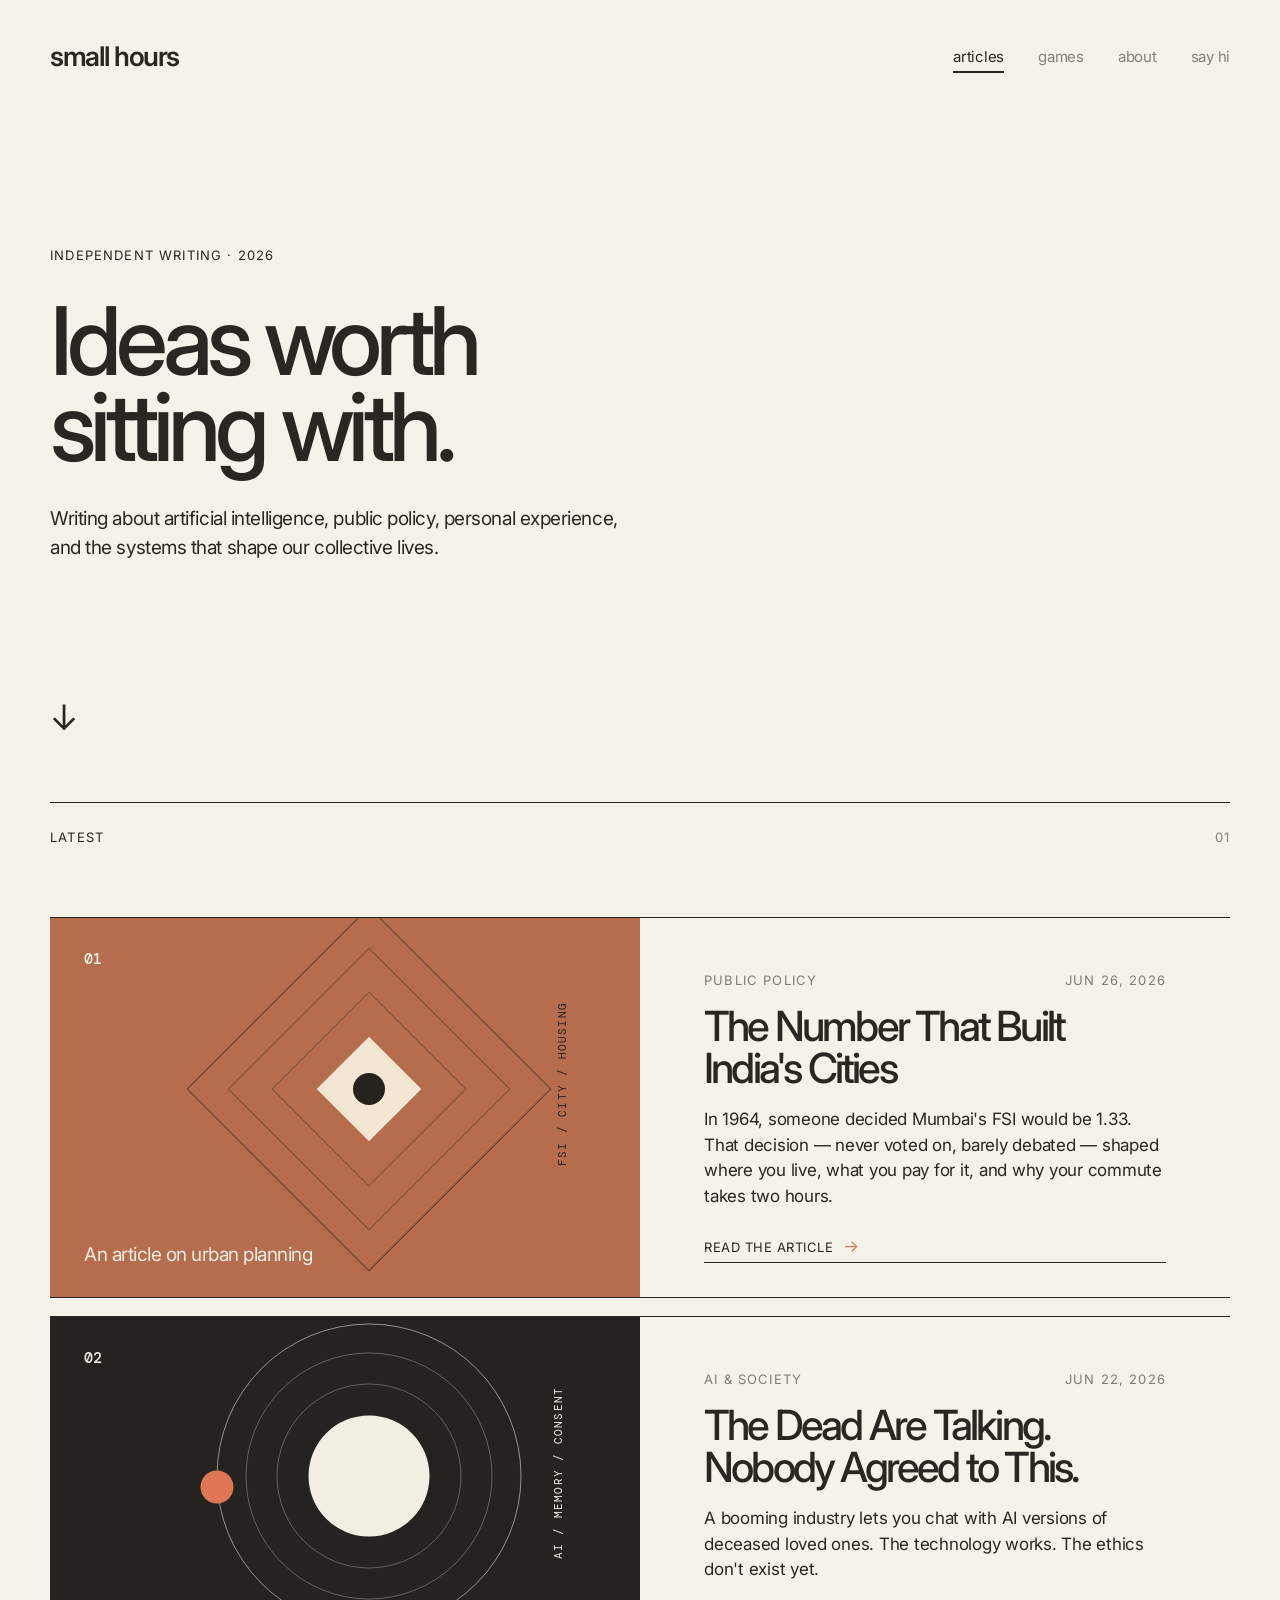
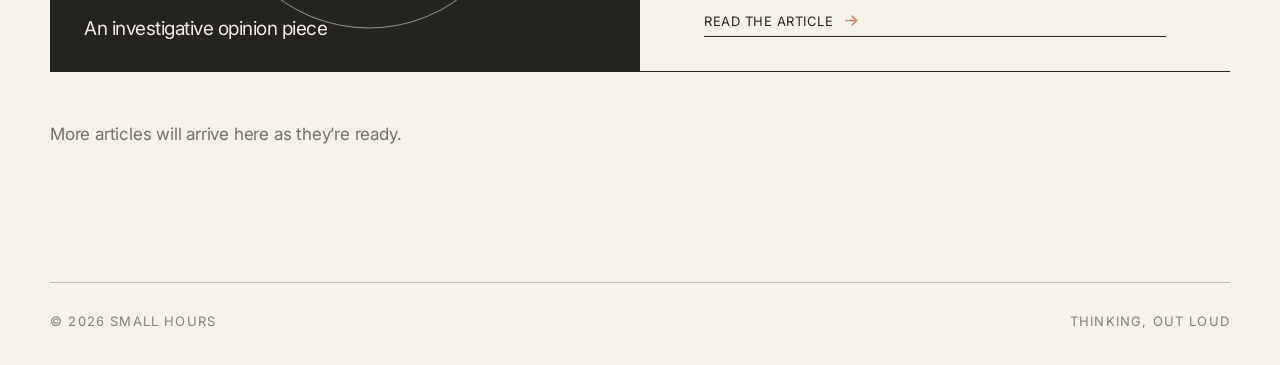
<file: index.html>
<!doctype html>
<html lang="en">
  <head>
    <meta charset="UTF-8" />
    <meta name="viewport" content="width=device-width, initial-scale=1.0" />
    <meta name="description" content="Ideas, experiences, and questions about how the world works." />
    <title>small hours — thinking in public</title>
    <link rel="preconnect" href="https://fonts.googleapis.com" />
    <link rel="preconnect" href="https://fonts.gstatic.com" crossorigin />
    <link href="https://fonts.googleapis.com/css2?family=DM+Mono:wght@400;500&family=Inter:wght@400;500;600;700&family=Source+Serif+4:opsz,wght@8..60,400;8..60,500&display=swap" rel="stylesheet" />
    <link rel="stylesheet" href="./styles.css" />
  </head>
  <body>
    <header class="site-header">
      <a class="wordmark" href="#top" aria-label="small hours home">small hours</a>
      <nav aria-label="Main navigation">
        <a class="active" href="#writing">articles</a>
        <a href="./games.html">games</a>
        <a href="./about.html">about</a>
        <a href="mailto:raghavmehra1406@gmail.com">say hi</a>
      </nav>
    </header>

    <main id="top">
      <section class="intro" aria-labelledby="intro-heading">
        <p class="eyebrow">INDEPENDENT WRITING · 2026</p>
        <h1 id="intro-heading">Ideas worth<br />sitting with.</h1>
        <p class="lede">Writing about artificial intelligence, public policy, personal experience, and the systems that shape our collective lives.</p>
        <a class="down" href="#writing" aria-label="Scroll to writing">↓</a>
      </section>

      <section class="writing" id="writing" aria-labelledby="writing-heading">
        <div class="section-head">
          <p class="eyebrow" id="writing-heading">LATEST</p>
          <span>01</span>
        </div>
        <div id="article-list" aria-live="polite"></div>
      </section>

    </main>

    <footer><span>© 2026 SMALL HOURS</span><span>THINKING, OUT LOUD</span></footer>
    <script src="./articles.js"></script>
    <script src="./app.js"></script>
  </body>
</html>
</file>
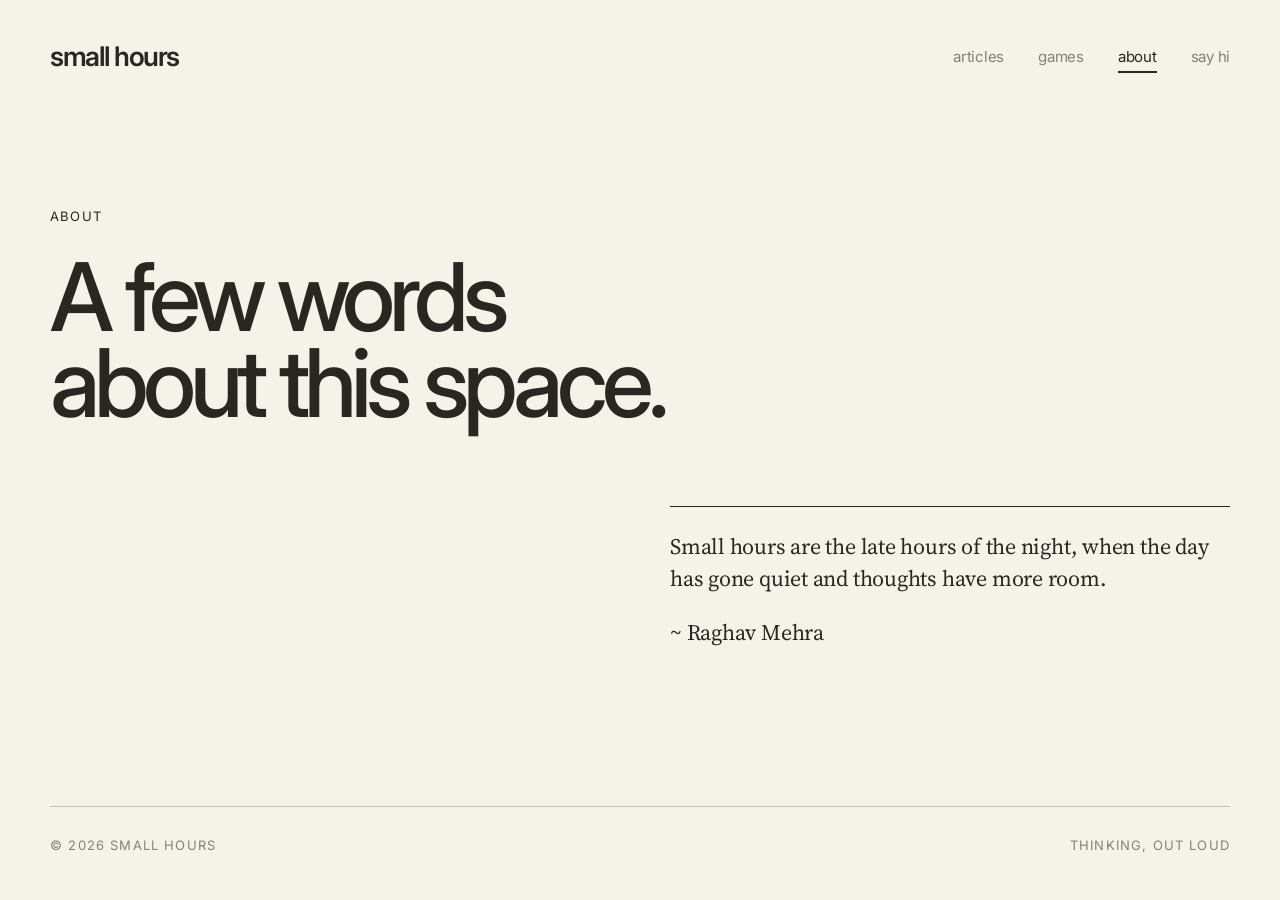
<file: about.html>
<!doctype html>
<html lang="en">
  <head>
    <meta charset="UTF-8" />
    <meta name="viewport" content="width=device-width, initial-scale=1.0" />
    <meta name="description" content="About small hours." />
    <title>About — small hours</title>
    <link rel="preconnect" href="https://fonts.googleapis.com" />
    <link rel="preconnect" href="https://fonts.gstatic.com" crossorigin />
    <link href="https://fonts.googleapis.com/css2?family=DM+Mono:wght@400;500&family=Inter:wght@400;500;600;700&family=Source+Serif+4:opsz,wght@8..60,400;8..60,500&display=swap" rel="stylesheet" />
    <link rel="stylesheet" href="./styles.css" />
  </head>
  <body>
    <header class="site-header">
      <a class="wordmark" href="./index.html" aria-label="small hours home">small hours</a>
      <nav aria-label="Main navigation">
        <a href="./index.html#writing">articles</a>
        <a href="./games.html">games</a>
        <a class="active" href="./about.html">about</a>
        <a href="mailto:raghavmehra1406@gmail.com">say hi</a>
      </nav>
    </header>
    <main class="about-page">
      <p class="eyebrow">ABOUT</p>
      <h1>A few words<br />about this space.</h1>
      <div class="about-placeholder">
        <p>Small hours are the late hours of the night, when the day has gone quiet and thoughts have more room.</p>
        <p>~ Raghav Mehra</p>
      </div>
    </main>
    <footer><span>© 2026 SMALL HOURS</span><span>THINKING, OUT LOUD</span></footer>
  </body>
</html>
</file>
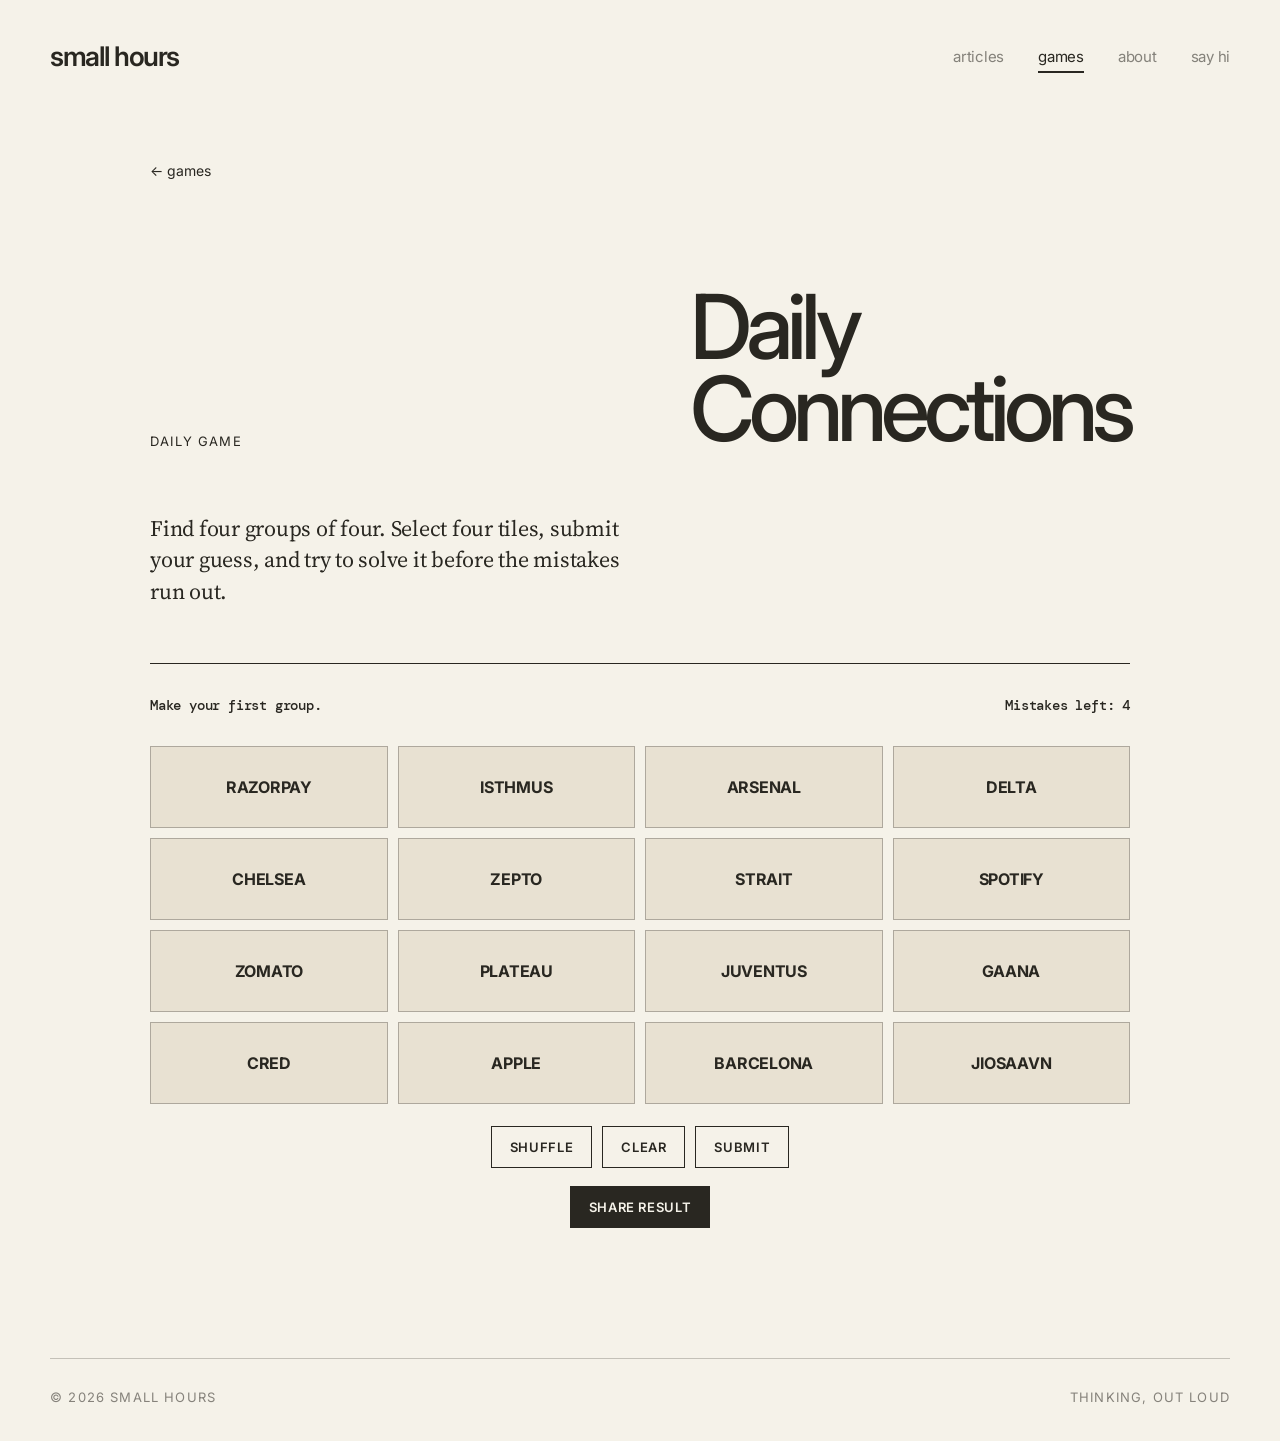
<file: daily-connections.html>
<!doctype html>
<html lang="en">
  <head>
    <meta charset="UTF-8" />
    <meta name="viewport" content="width=device-width, initial-scale=1.0" />
    <meta name="description" content="A daily category puzzle from small hours." />
    <title>Daily Connections — small hours</title>
    <link rel="preconnect" href="https://fonts.googleapis.com" />
    <link rel="preconnect" href="https://fonts.gstatic.com" crossorigin />
    <link href="https://fonts.googleapis.com/css2?family=DM+Mono:wght@400;500&family=Inter:wght@400;500;600;700&family=Source+Serif+4:opsz,wght@8..60,400;8..60,500&display=swap" rel="stylesheet" />
    <link rel="stylesheet" href="./styles.css" />
  </head>
  <body>
    <header class="site-header">
      <a class="wordmark" href="./index.html" aria-label="small hours home">small hours</a>
      <nav aria-label="Main navigation">
        <a href="./index.html#writing">articles</a>
        <a class="active" href="./games.html">games</a>
        <a href="./about.html">about</a>
        <a href="mailto:raghavmehra1406@gmail.com">say hi</a>
      </nav>
    </header>

    <main class="connections-page">
      <a class="back-link" href="./games.html">← games</a>
      <section class="connections-hero" aria-labelledby="connections-heading">
        <p class="eyebrow">DAILY GAME</p>
        <h1 id="connections-heading">Daily<br />Connections</h1>
        <p>Find four groups of four. Select four tiles, submit your guess, and try to solve it before the mistakes run out.</p>
      </section>

      <section class="connections-game" aria-label="Daily Connections puzzle">
        <div class="connections-status">
          <p id="connections-message">Make your first group.</p>
          <p>Mistakes left: <span id="mistakes-left">4</span></p>
        </div>

        <div id="solved-groups" class="solved-groups" aria-live="polite"></div>
        <div id="connections-board" class="connections-board" aria-label="Word tiles"></div>

        <div class="connections-actions">
          <button id="shuffle-btn" type="button">Shuffle</button>
          <button id="clear-btn" type="button">Clear</button>
          <button id="submit-btn" type="button">Submit</button>
        </div>

        <button id="share-btn" class="share-btn" type="button" hidden>Share result</button>
      </section>
    </main>

    <footer><span>© 2026 SMALL HOURS</span><span>THINKING, OUT LOUD</span></footer>
    <script src="./connections.js"></script>
  </body>
</html>
</file>
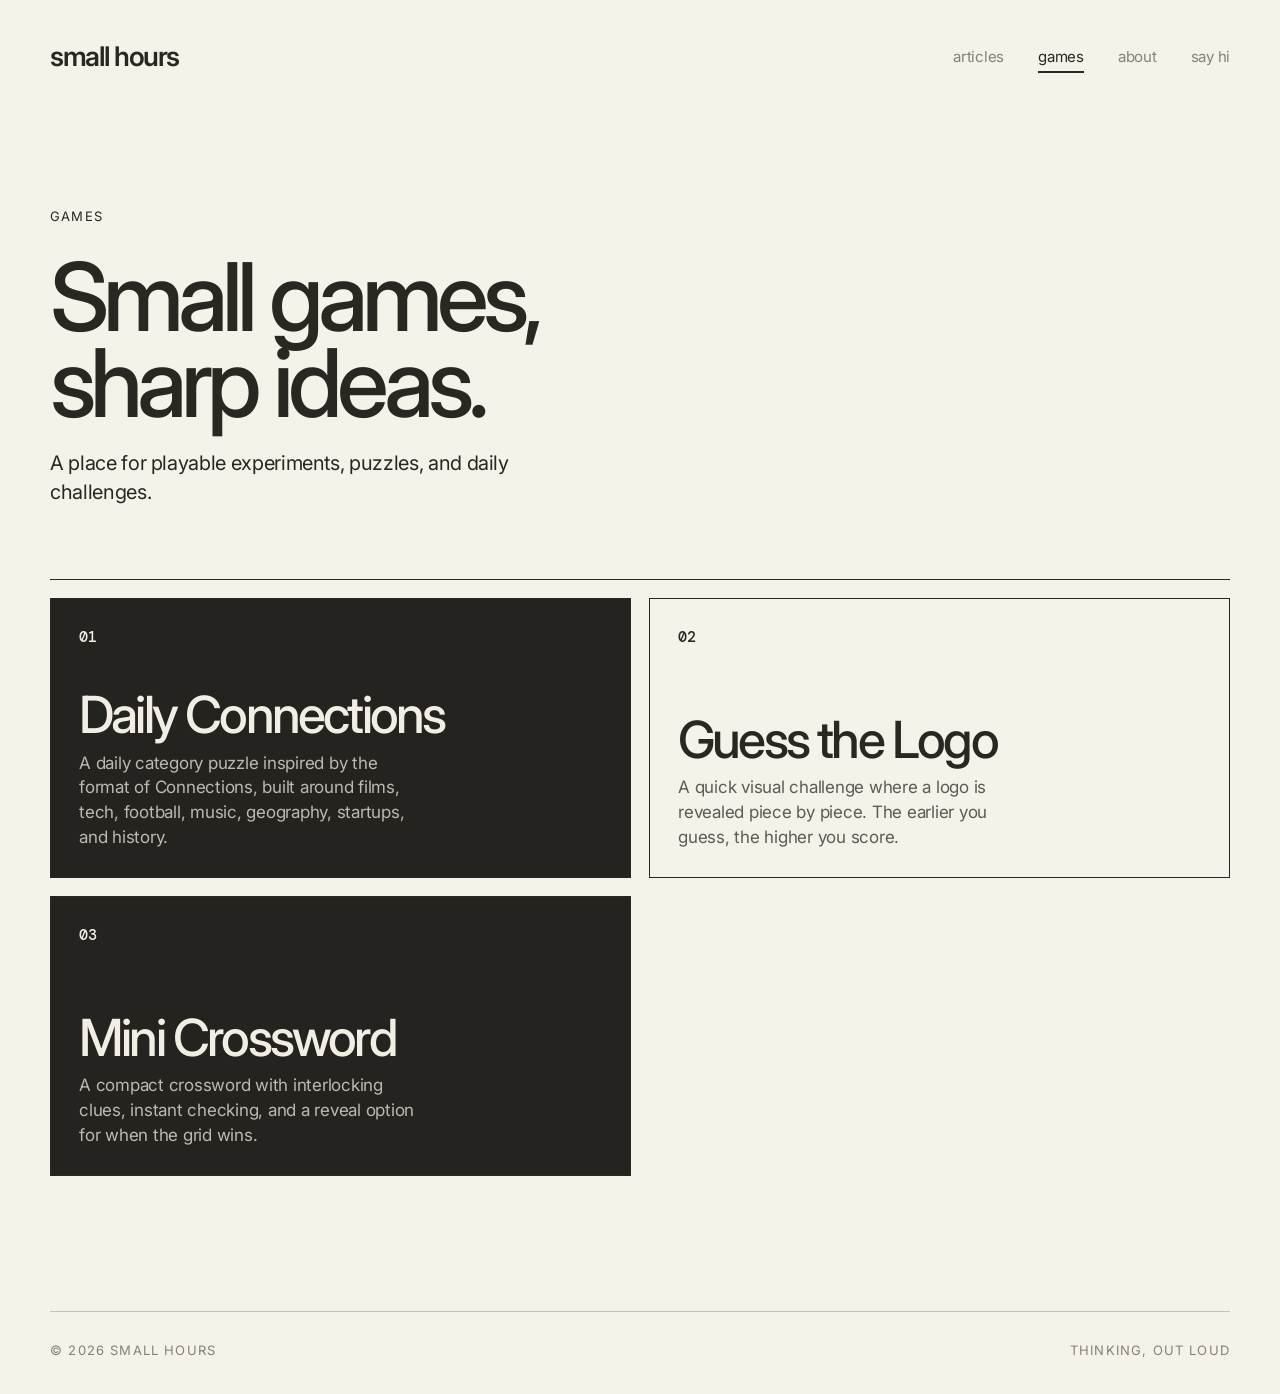
<file: games.html>
<!doctype html>
<html lang="en">
  <head>
    <meta charset="UTF-8" />
    <meta name="viewport" content="width=device-width, initial-scale=1.0" />
    <meta name="description" content="Small games and experiments by Raghav Mehra." />
    <title>Games — small hours</title>
    <link rel="preconnect" href="https://fonts.googleapis.com" />
    <link rel="preconnect" href="https://fonts.gstatic.com" crossorigin />
    <link href="https://fonts.googleapis.com/css2?family=DM+Mono:wght@400;500&family=Inter:wght@400;500;600;700&family=Source+Serif+4:opsz,wght@8..60,400;8..60,500&display=swap" rel="stylesheet" />
    <link rel="stylesheet" href="./styles.css" />
  </head>
  <body>
    <header class="site-header">
      <a class="wordmark" href="./index.html" aria-label="small hours home">small hours</a>
      <nav aria-label="Main navigation">
        <a href="./index.html#writing">articles</a>
        <a class="active" href="./games.html">games</a>
        <a href="./about.html">about</a>
        <a href="mailto:raghavmehra1406@gmail.com">say hi</a>
      </nav>
    </header>

    <main class="games-page">
      <p class="eyebrow">GAMES</p>
      <h1>Small games,<br />sharp ideas.</h1>
      <p class="games-lede">A place for playable experiments, puzzles, and daily challenges.</p>

      <section class="game-grid" aria-label="Games">
        <a class="game-card" href="./daily-connections.html">
          <span>01</span>
          <div>
            <h2>Daily Connections</h2>
            <p>A daily category puzzle inspired by the format of Connections, built around films, tech, football, music, geography, startups, and history.</p>
          </div>
        </a>
        <a class="game-card muted" href="./guess-the-logo.html">
          <span>02</span>
          <div>
            <h2>Guess the Logo</h2>
            <p>A quick visual challenge where a logo is revealed piece by piece. The earlier you guess, the higher you score.</p>
          </div>
        </a>
        <a class="game-card" href="./mini-crossword.html">
          <span>03</span>
          <div>
            <h2>Mini Crossword</h2>
            <p>A compact crossword with interlocking clues, instant checking, and a reveal option for when the grid wins.</p>
          </div>
        </a>
      </section>
    </main>

    <footer><span>© 2026 SMALL HOURS</span><span>THINKING, OUT LOUD</span></footer>
  </body>
</html>
</file>
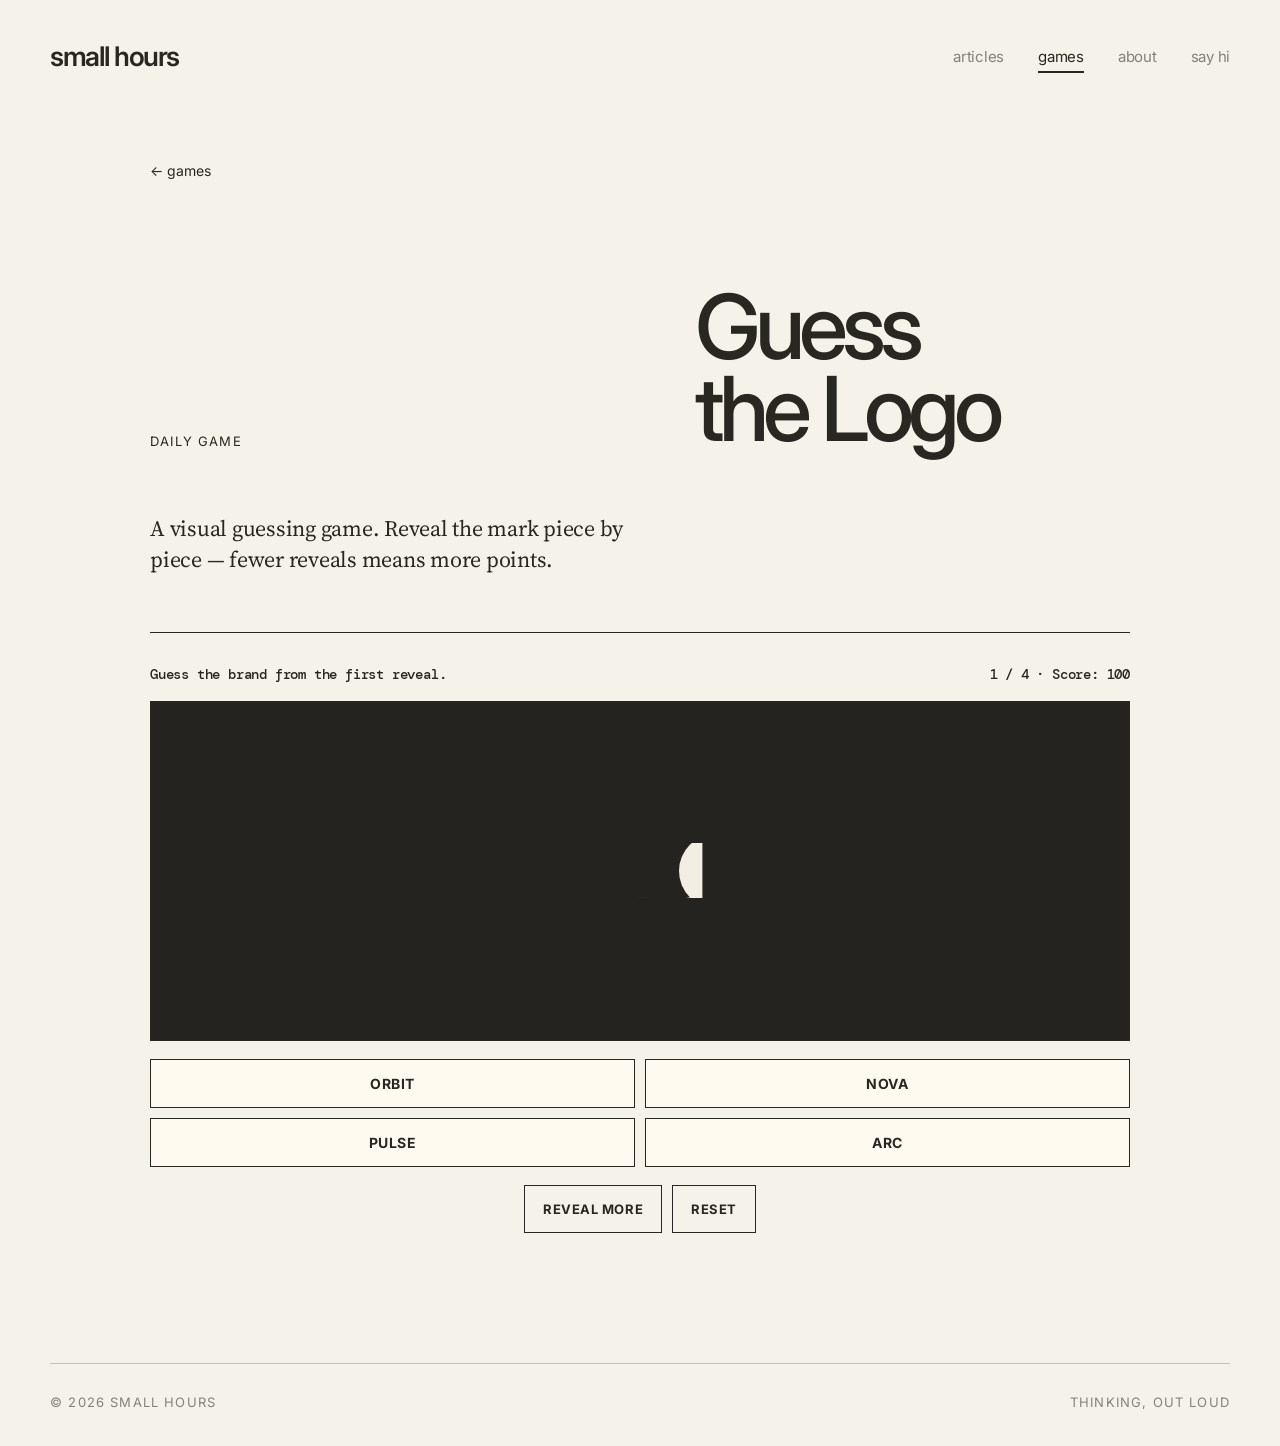
<file: guess-the-logo.html>
<!doctype html>
<html lang="en">
  <head>
    <meta charset="UTF-8" />
    <meta name="viewport" content="width=device-width, initial-scale=1.0" />
    <meta name="description" content="A logo guessing game from small hours." />
    <title>Guess the Logo — small hours</title>
    <link rel="preconnect" href="https://fonts.googleapis.com" />
    <link rel="preconnect" href="https://fonts.gstatic.com" crossorigin />
    <link href="https://fonts.googleapis.com/css2?family=DM+Mono:wght@400;500&family=Inter:wght@400;500;600;700&family=Source+Serif+4:opsz,wght@8..60,400;8..60,500&display=swap" rel="stylesheet" />
    <link rel="stylesheet" href="./styles.css" />
  </head>
  <body>
    <header class="site-header">
      <a class="wordmark" href="./index.html" aria-label="small hours home">small hours</a>
      <nav aria-label="Main navigation">
        <a href="./index.html#writing">articles</a>
        <a class="active" href="./games.html">games</a>
        <a href="./about.html">about</a>
        <a href="mailto:raghavmehra1406@gmail.com">say hi</a>
      </nav>
    </header>

    <main class="logo-page">
      <a class="back-link" href="./games.html">← games</a>
      <section class="logo-hero" aria-labelledby="logo-heading">
        <p class="eyebrow">DAILY GAME</p>
        <h1 id="logo-heading">Guess<br />the Logo</h1>
        <p>A visual guessing game. Reveal the mark piece by piece — fewer reveals means more points.</p>
      </section>

      <section class="logo-game" aria-label="Guess the Logo game">
        <div class="logo-status">
          <p id="logo-message">Guess the brand from the first reveal.</p>
          <p><span id="logo-round">1 / 4</span> · Score: <span id="logo-score">100</span></p>
        </div>

        <div class="logo-stage" aria-label="Partially hidden logo">
          <div id="logo-mask" class="logo-mask reveal-1">
            <div id="fake-logo" class="fake-logo" aria-hidden="true"></div>
          </div>
        </div>

        <div id="logo-options" class="logo-options" aria-label="Logo choices"></div>

        <div class="logo-actions">
          <button id="reveal-btn" type="button">Reveal more</button>
          <button id="next-logo-btn" type="button" hidden>Next logo</button>
          <button id="logo-reset-btn" type="button">Reset</button>
          <button id="logo-share-btn" type="button" hidden>Share result</button>
        </div>
      </section>
    </main>

    <footer><span>© 2026 SMALL HOURS</span><span>THINKING, OUT LOUD</span></footer>
    <script src="./logo-game.js"></script>
  </body>
</html>
</file>
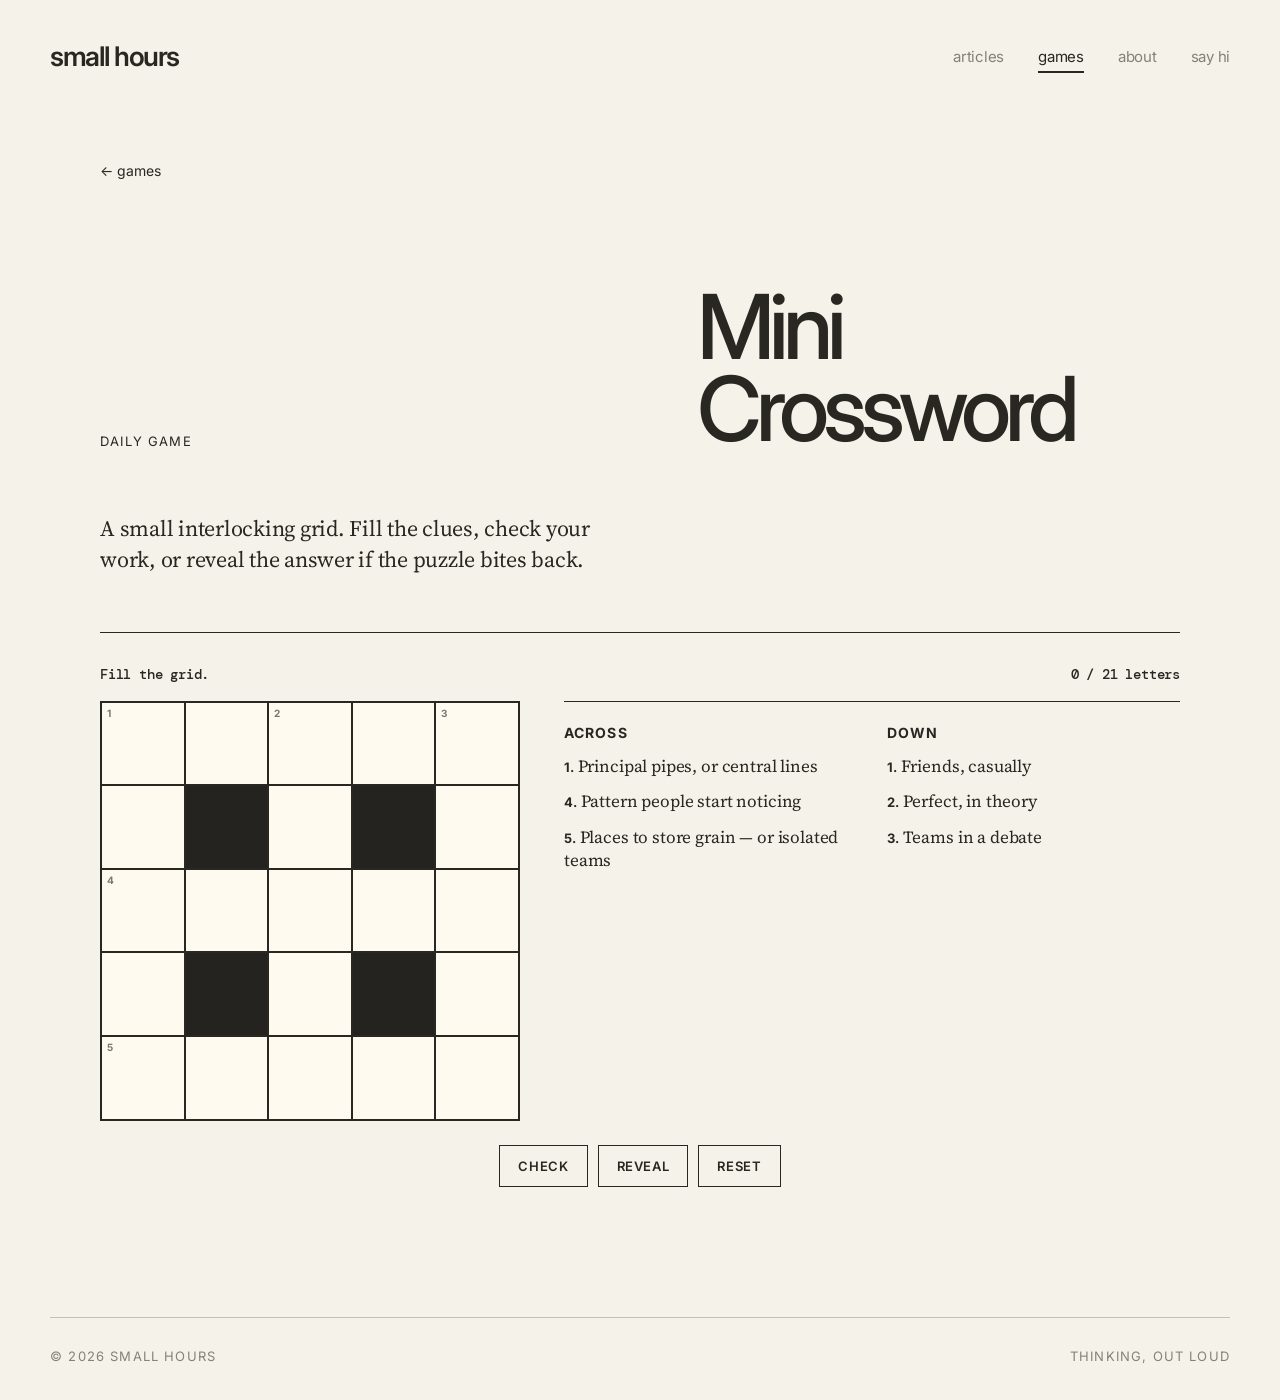
<file: mini-crossword.html>
<!doctype html>
<html lang="en">
  <head>
    <meta charset="UTF-8" />
    <meta name="viewport" content="width=device-width, initial-scale=1.0" />
    <meta name="description" content="A mini crossword from small hours." />
    <title>Mini Crossword — small hours</title>
    <link rel="preconnect" href="https://fonts.googleapis.com" />
    <link rel="preconnect" href="https://fonts.gstatic.com" crossorigin />
    <link href="https://fonts.googleapis.com/css2?family=DM+Mono:wght@400;500&family=Inter:wght@400;500;600;700&family=Source+Serif+4:opsz,wght@8..60,400;8..60,500&display=swap" rel="stylesheet" />
    <link rel="stylesheet" href="./styles.css" />
  </head>
  <body>
    <header class="site-header">
      <a class="wordmark" href="./index.html" aria-label="small hours home">small hours</a>
      <nav aria-label="Main navigation">
        <a href="./index.html#writing">articles</a>
        <a class="active" href="./games.html">games</a>
        <a href="./about.html">about</a>
        <a href="mailto:raghavmehra1406@gmail.com">say hi</a>
      </nav>
    </header>

    <main class="crossword-page">
      <a class="back-link" href="./games.html">← games</a>
      <section class="crossword-hero" aria-labelledby="crossword-heading">
        <p class="eyebrow">DAILY GAME</p>
        <h1 id="crossword-heading">Mini<br />Crossword</h1>
        <p>A small interlocking grid. Fill the clues, check your work, or reveal the answer if the puzzle bites back.</p>
      </section>

      <section class="crossword-game" aria-label="Mini Crossword game">
        <div class="crossword-status">
          <p id="crossword-message">Fill the grid.</p>
          <p><span id="crossword-filled">0</span> / 21 letters</p>
        </div>

        <div class="crossword-layout">
          <div id="crossword-grid" class="crossword-grid" aria-label="Crossword grid"></div>
          <div class="crossword-clues">
            <section>
              <h2>Across</h2>
              <ol id="across-clues"></ol>
            </section>
            <section>
              <h2>Down</h2>
              <ol id="down-clues"></ol>
            </section>
          </div>
        </div>

        <div class="crossword-actions">
          <button id="crossword-check" type="button">Check</button>
          <button id="crossword-reveal" type="button">Reveal</button>
          <button id="crossword-reset" type="button">Reset</button>
        </div>
      </section>
    </main>

    <footer><span>© 2026 SMALL HOURS</span><span>THINKING, OUT LOUD</span></footer>
    <script src="./crossword.js"></script>
  </body>
</html>
</file>
<file: styles.css>
:root {
  --ink: #292721;
  --paper: #f5f2e9;
  --orange: #d97757;
  --line: rgba(41, 39, 33, .24);
  --mono: "DM Mono", monospace;
  --sans: "Inter", Arial, sans-serif;
  --serif: "Source Serif 4", Georgia, serif;
}

* { box-sizing: border-box; }
html { scroll-behavior: smooth; }
body { margin: 0; color: var(--ink); background: var(--paper); font-family: var(--sans); }
a { color: inherit; text-decoration: none; }

.site-header, main, footer { width: min(1180px, calc(100% - 64px)); margin: auto; }
.site-header { height: 112px; display: flex; justify-content: space-between; align-items: center; }
.wordmark { font-size: 27px; font-weight: 600; letter-spacing: -1.5px; }
nav { display: flex; gap: 34px; font-size: 15px; letter-spacing: -.25px; }
nav a { opacity: .55; position: relative; transition: opacity .2s, transform .2s; transform-origin: center; }
nav a::after { content: ""; position: absolute; height: 1.5px; left: 0; right: 0; bottom: -7px; background: currentColor; transform: scaleX(0); transform-origin: left; transition: transform .2s; }
nav a:hover { opacity: 1; transform: scale(1.08); } nav a:hover::after, nav .active::after { transform: scaleX(1); } nav .active { opacity: 1; }
.intro { min-height: 690px; padding: 135px 0 75px; position: relative; }
.eyebrow, .post-meta, .section-head, footer { font-size: 13px; letter-spacing: .09em; text-transform: uppercase; }
.eyebrow { margin: 0; }
h1 { margin: 35px 0 35px; font: 500 clamp(58px, 7.4vw, 112px)/.91 var(--sans); letter-spacing: -6px; max-width: 1000px; }
.lede { max-width: 570px; margin: 0; font-size: 19px; line-height: 1.5; letter-spacing: -.45px; }
.down { position: absolute; bottom: 64px; font-size: 35px; transition: transform .2s; }.down:hover { transform: translateY(5px); }
.writing { border-top: 1px solid var(--ink); padding: 26px 0 138px; }
.section-head { display: flex; justify-content: space-between; margin-bottom: 72px; }.section-head span { opacity: .55; }
#article-list { display: grid; gap: 18px; }
.featured-post { display: grid; grid-template-columns: 1fr 1fr; border-top: 1px solid var(--ink); border-bottom: 1px solid var(--ink); }
.featured-art { min-height: 300px; display: block; position: relative; overflow: hidden; background: #242320; color: #f3eee4; }
.art-number { position: absolute; top: 31px; left: 34px; z-index: 2; font: 500 15px var(--mono); }.art-orbit { width: 305px; height: 305px; border: 1px solid rgba(243,238,228,.55); border-radius: 50%; position: absolute; top: 45%; left: 54%; transform: translate(-50%, -50%); }.art-orbit::after { content: ""; position: absolute; width: 33px; height: 33px; border-radius: 50%; background: #df7756; top: 48%; left: -17px; }.art-orbit i { position: absolute; border: 1px solid rgba(243,238,228,.3); border-radius: 50%; inset: 28px; }.art-orbit i:nth-child(2) { inset: 59px; }.art-orbit i:nth-child(3) { inset: 91px; background: #f3eee4; border: 0; }.art-theme { position: absolute; transform: rotate(-90deg); right: -4px; top: 42%; font: 11px var(--mono); letter-spacing: .11em; }.art-caption { position: absolute; bottom: 31px; left: 34px; font-size: 19px; letter-spacing: -.5px; }
.cover-city { background: #b56d4e; }.cover-city .art-orbit { width: 258px; height: 258px; border-radius: 0; transform: translate(-50%, -50%) rotate(45deg); border-color: rgba(33, 30, 26, .62); }.cover-city .art-orbit::after { width: 32px; height: 32px; top: calc(50% - 16px); left: calc(50% - 16px); background: #26221e; }.cover-city .art-orbit i { border-radius: 0; border-color: rgba(33, 30, 26, .38); }.cover-city .art-orbit i:nth-child(3) { background: #f3e6d2; }.cover-city .art-theme { color: #261f1a; }
.article-copy { padding: 34px clamp(38px, 5vw, 68px); display: flex; flex-direction: column; justify-content: center; }
.post-meta { display: flex; justify-content: space-between; padding: 20px 0 0; color: rgba(41,39,33,.58); }
.featured-post h2 { margin: 18px 0 18px; max-width: 560px; font: 500 clamp(34px, 3.25vw, 52px)/1 var(--sans); letter-spacing: -2.8px; }.featured-post h2 a:hover { color: var(--orange); }
.article-copy > p { font-size: 17px; line-height: 1.5; letter-spacing: -.25px; max-width: 465px; margin: 0 0 27px; }
.text-link { display: inline-block; font-size: 13px; letter-spacing: .04em; text-transform: uppercase; border-bottom: 1px solid currentColor; padding-bottom: 6px; }.text-link span { color: var(--orange); font-size: 17px; padding-left: 5px; }
.soon { margin: 34px 0 0; color: rgba(41,39,33,.63); font-size: 17px; letter-spacing: -.2px; }
.about { border-top: 1px solid var(--ink); padding: 26px 0 142px; }.about > p:nth-child(2) { font: 500 clamp(46px, 5.4vw, 82px)/.99 var(--sans); letter-spacing: -4.5px; margin: 47px 0 27px; max-width: 940px; }.about-note { margin: 0; color: rgba(41,39,33,.58); font-size: 18px; }
footer { border-top: 1px solid var(--line); padding: 30px 0 36px; display: flex; justify-content: space-between; color: rgba(41,39,33,.55); }

.article-page { width: min(1000px, calc(100% - 64px)); margin: auto; padding: 56px 0 150px; }.back-link { display: inline-block; font-size: 14px; margin-bottom: 74px; border-bottom: 1px solid transparent; padding-bottom: 4px; }.back-link:hover { border-color: currentColor; }.article-header { border-bottom: 1px solid var(--ink); padding-bottom: 58px; }.article-header h1 { margin: 28px 0 27px; max-width: 860px; font-size: clamp(48px, 5.4vw, 82px); letter-spacing: -4.8px; }.article-header > p { font: 400 22px/1.42 var(--serif); max-width: 680px; margin: 0; letter-spacing: -.25px; }.article-body { max-width: 650px; margin: 0 auto; padding: 56px 0 72px; }.article-body p { font: 400 18px/1.62 var(--serif); letter-spacing: -.12px; margin: 0 0 27px; }.article-body a { text-decoration: underline; text-decoration-color: #ba8a72; text-underline-offset: 3px; text-decoration-thickness: 1px; }.article-body blockquote { border-left: 2px solid #cbbdad; margin: 40px 0; padding: 4px 0 4px 24px; color: #4a443c; font: italic 400 20px/1.5 var(--serif); }.article-body blockquote cite { display: block; margin-top: 13px; color: rgba(41,39,33,.58); font: 12px var(--sans); font-style: normal; letter-spacing: .08em; text-transform: uppercase; }.article-body hr { border: 0; border-top: 1px solid var(--line); margin: 50px 0; }
.article-body .stat { margin: 38px 0; padding: 22px 0; border-top: 1px solid var(--line); border-bottom: 1px solid var(--line); display: grid; grid-template-columns: repeat(3, 1fr); gap: 16px; text-align: center; color: rgba(41,39,33,.7); font: 12px/1.35 var(--sans); }.article-body .stat.cols-2 { grid-template-columns: repeat(2, 1fr); }.article-body .stat.cols-4 { grid-template-columns: repeat(4, 1fr); }.article-body .stat strong { display: block; margin-bottom: 7px; color: var(--ink); font: 500 28px/1 var(--serif); }
.about-page { width: min(1180px, calc(100% - 64px)); min-height: calc(100vh - 247px); margin: auto; padding: 96px 0 135px; }.about-page h1 { margin-top: 30px; }.about-placeholder { width: min(560px, 100%); margin: 80px 0 0 auto; border-top: 1px solid var(--ink); padding-top: 24px; }.about-placeholder p { margin: 0 0 22px; font: 400 22px/1.45 var(--serif); letter-spacing: -.22px; }
.games-page { width: min(1180px, calc(100% - 64px)); min-height: calc(100vh - 247px); margin: auto; padding: 96px 0 135px; }.games-page h1 { margin-top: 30px; }.games-lede { max-width: 520px; margin: -12px 0 72px; font-size: 20px; line-height: 1.45; letter-spacing: -.35px; }.game-grid { display: grid; grid-template-columns: repeat(2, 1fr); gap: 18px; border-top: 1px solid var(--ink); padding-top: 18px; }.game-card { min-height: 280px; padding: 28px; border: 1px solid var(--ink); display: flex; flex-direction: column; justify-content: space-between; background: #242320; color: #f3eee4; }.game-card.muted { background: transparent; color: var(--ink); }.game-card span { font: 500 15px var(--mono); }.game-card h2 { margin: 0 0 12px; font: 500 clamp(32px, 4vw, 54px)/.95 var(--sans); letter-spacing: -2.8px; }.game-card p { max-width: 340px; margin: 0; font-size: 17px; line-height: 1.45; letter-spacing: -.25px; color: currentColor; opacity: .74; }
.game-card { transition: transform .2s, background .2s, color .2s; }.game-card[href]:hover { transform: translateY(-4px); background: #11100f; }.game-card.muted[href]:hover { background: #e8e1d2; color: var(--ink); }
.connections-page { width: min(980px, calc(100% - 64px)); margin: auto; padding: 48px 0 130px; }.connections-hero { display: grid; grid-template-columns: 1.05fr .95fr; gap: 64px; align-items: end; border-bottom: 1px solid var(--ink); padding-bottom: 44px; }.connections-hero h1 { margin: 28px 0 0; font-size: clamp(58px, 7vw, 104px); }.connections-hero > p:last-child { margin: 0 0 12px; font: 400 22px/1.42 var(--serif); letter-spacing: -.25px; }.connections-game { padding-top: 32px; }.connections-status { display: flex; justify-content: space-between; gap: 24px; margin-bottom: 18px; font: 500 14px var(--mono); letter-spacing: -.2px; }.connections-status p { margin: 0; }.solved-groups { display: grid; gap: 10px; margin-bottom: 14px; }.solved-group { padding: 18px; border: 1px solid var(--ink); text-align: center; }.solved-group h2 { margin: 0 0 6px; font: 700 16px var(--sans); text-transform: uppercase; letter-spacing: .08em; }.solved-group p { margin: 0; font: 500 15px var(--sans); }.solved-group.yellow { background: #ead07a; }.solved-group.green { background: #a8c66c; }.solved-group.blue { background: #8bb9d8; }.solved-group.purple { background: #b89ad8; }.connections-board { display: grid; grid-template-columns: repeat(4, 1fr); gap: 10px; }.connection-tile { min-height: 82px; border: 1px solid rgba(41,39,33,.3); border-radius: 0; background: #e8e1d2; color: var(--ink); cursor: pointer; font: 700 16px var(--sans); letter-spacing: -.25px; text-transform: uppercase; transition: background .15s, color .15s, transform .15s; }.connection-tile:hover { transform: translateY(-2px); }.connection-tile.selected { background: #242320; color: #f3eee4; border-color: #242320; }.connections-actions { display: flex; justify-content: center; gap: 10px; margin-top: 22px; }.connections-actions button, .share-btn { border: 1px solid var(--ink); background: transparent; color: var(--ink); padding: 12px 18px; cursor: pointer; font: 600 13px var(--sans); text-transform: uppercase; letter-spacing: .05em; }.connections-actions button:hover, .share-btn:hover { background: var(--ink); color: var(--paper); }.connections-actions button:disabled { opacity: .4; cursor: not-allowed; }.share-btn { display: block; margin: 18px auto 0; background: var(--ink); color: var(--paper); }
.logo-page { width: min(980px, calc(100% - 64px)); margin: auto; padding: 48px 0 130px; }.logo-hero { display: grid; grid-template-columns: 1.05fr .95fr; gap: 64px; align-items: end; border-bottom: 1px solid var(--ink); padding-bottom: 44px; }.logo-hero h1 { margin: 28px 0 0; font-size: clamp(58px, 7vw, 104px); }.logo-hero > p:last-child { margin: 0 0 12px; font: 400 22px/1.42 var(--serif); letter-spacing: -.25px; }.logo-game { padding-top: 32px; }.logo-status { display: flex; justify-content: space-between; gap: 24px; margin-bottom: 18px; font: 500 14px var(--mono); letter-spacing: -.2px; }.logo-status p { margin: 0; }.logo-stage { min-height: 340px; border: 1px solid var(--ink); background: #242320; display: grid; place-items: center; overflow: hidden; }.logo-mask { width: min(520px, 86%); min-height: 230px; display: grid; place-items: center; clip-path: inset(38% 38% 38% 38%); transition: clip-path .35s ease; }.logo-mask.reveal-2 { clip-path: inset(28% 30% 28% 30%); }.logo-mask.reveal-3 { clip-path: inset(18% 20% 18% 20%); }.logo-mask.reveal-4 { clip-path: inset(8% 10% 8% 10%); }.logo-mask.reveal-5 { clip-path: inset(0); }.fake-logo { width: 100%; min-height: 230px; position: relative; display: grid; place-items: center; color: #f3eee4; }.logo-ring { width: 188px; height: 188px; border: 18px solid #d97757; border-radius: 50%; position: absolute; }.logo-ring::after { content: ""; position: absolute; width: 74px; height: 74px; right: -37px; top: 39px; border-radius: 50%; background: #f3eee4; }.logo-dot { width: 34px; height: 34px; border-radius: 50%; background: #8bb9d8; position: absolute; left: calc(50% - 17px); top: 46px; }.logo-word { position: absolute; bottom: 12px; font: 700 clamp(48px, 8vw, 88px)/1 var(--sans); letter-spacing: -5px; }.logo-star { width: 160px; height: 160px; background: #ead07a; clip-path: polygon(50% 0, 61% 35%, 98% 35%, 68% 56%, 79% 92%, 50% 70%, 21% 92%, 32% 56%, 2% 35%, 39% 35%); position: absolute; top: 18px; }.logo-line { width: 250px; height: 20px; background: #a8c66c; position: absolute; top: 74px; transform: skewX(-24deg); }.logo-line.small { width: 170px; top: 126px; background: #d97757; }.logo-arch { width: 190px; height: 140px; border: 22px solid #8bb9d8; border-bottom: 0; border-radius: 120px 120px 0 0; position: absolute; top: 38px; }.logo-block { width: 140px; height: 34px; background: #ead07a; position: absolute; top: 158px; }.logo-options { display: grid; grid-template-columns: repeat(2, 1fr); gap: 10px; margin-top: 18px; }.logo-option, .logo-actions button { border: 1px solid var(--ink); background: #fffaf0; color: var(--ink); padding: 15px 18px; cursor: pointer; font: 700 14px var(--sans); text-transform: uppercase; letter-spacing: .04em; }.logo-option:hover, .logo-actions button:hover { background: var(--ink); color: var(--paper); }.logo-option.correct { background: #a8c66c; color: var(--ink); }.logo-option.wrong { background: #e6d8c4; color: rgba(41,39,33,.45); text-decoration: line-through; }.logo-actions { display: flex; justify-content: center; gap: 10px; margin-top: 18px; }.logo-actions button { background: transparent; font-size: 13px; }.logo-actions button:disabled, .logo-option:disabled { opacity: .55; cursor: not-allowed; }
.crossword-page { width: min(1080px, calc(100% - 64px)); margin: auto; padding: 48px 0 130px; }.crossword-hero { display: grid; grid-template-columns: 1.05fr .95fr; gap: 64px; align-items: end; border-bottom: 1px solid var(--ink); padding-bottom: 44px; }.crossword-hero h1 { margin: 28px 0 0; font-size: clamp(58px, 7vw, 104px); }.crossword-hero > p:last-child { margin: 0 0 12px; font: 400 22px/1.42 var(--serif); letter-spacing: -.25px; }.crossword-game { padding-top: 32px; }.crossword-status { display: flex; justify-content: space-between; gap: 24px; margin-bottom: 18px; font: 500 14px var(--mono); letter-spacing: -.2px; }.crossword-status p { margin: 0; }.crossword-layout { display: grid; grid-template-columns: minmax(280px, 420px) 1fr; gap: 44px; align-items: start; }.crossword-grid { display: grid; grid-template-columns: repeat(5, 1fr); border: 2px solid var(--ink); background: var(--ink); gap: 2px; }.crossword-cell { aspect-ratio: 1; background: #fffaf0; position: relative; }.crossword-cell.active-entry { background: #efe1bf; }.crossword-cell.block { background: #242320; }.crossword-cell span { position: absolute; top: 4px; left: 5px; font: 700 10px var(--sans); color: rgba(41,39,33,.62); }.crossword-cell input { width: 100%; height: 100%; border: 0; background: transparent; color: var(--ink); text-align: center; font: 700 clamp(24px, 4vw, 42px)/1 var(--sans); text-transform: uppercase; outline: 0; }.crossword-cell input:focus { background: #ead07a; }.crossword-cell input.right { background: rgba(168,198,108,.45); }.crossword-cell input.wrong { background: rgba(217,119,87,.36); }.crossword-clues { display: grid; grid-template-columns: repeat(2, 1fr); gap: 30px; border-top: 1px solid var(--ink); padding-top: 22px; }.crossword-clues h2 { margin: 0 0 14px; font: 700 14px var(--sans); text-transform: uppercase; letter-spacing: .08em; }.crossword-clues ol { margin: 0; padding: 0; list-style: none; }.crossword-clues li { margin: 0 0 13px; font: 400 17px/1.35 var(--serif); letter-spacing: -.15px; }.crossword-clues li span { font: 700 13px var(--sans); }.crossword-actions { display: flex; justify-content: center; gap: 10px; margin-top: 24px; }.crossword-actions button { border: 1px solid var(--ink); background: transparent; color: var(--ink); padding: 12px 18px; cursor: pointer; font: 600 13px var(--sans); text-transform: uppercase; letter-spacing: .05em; }.crossword-actions button:hover { background: var(--ink); color: var(--paper); }

@media (max-width: 820px) { .site-header, main, footer { width: min(100% - 36px, 1180px); }.site-header { height: 78px; }.wordmark { font-size: 21px; } nav { gap: 14px; font-size: 11px; }.intro { min-height: 555px; padding-top: 95px; } h1 { font-size: clamp(54px, 15vw, 78px); letter-spacing: -4px; }.lede { font-size: 17px; }.featured-post { grid-template-columns: 1fr; }.featured-art { min-height: 325px; }.article-copy { min-height: 380px; padding: 38px 0; }.featured-post h2 { font-size: 43px; }.article-copy > p { font-size: 17px; }.writing { padding-bottom: 85px; }.about { padding-bottom: 95px; }.about > p:nth-child(2) { font-size: 46px; letter-spacing: -3px; }.about-note { font-size: 16px; } .article-page { width: min(100% - 36px, 1000px); padding: 36px 0 90px; }.back-link { margin-bottom: 60px; }.article-header { padding-bottom: 50px; }.article-header h1 { font-size: 56px; }.article-header > p { font-size: 19px; }.article-body { padding-top: 42px; }.article-body p { font-size: 17px; line-height: 1.6; }.about-page, .games-page, .connections-page, .logo-page, .crossword-page { width: min(100% - 36px, 1180px); padding: 75px 0 90px; }.about-placeholder { margin-top: 55px; }.about-placeholder p { font-size: 19px; }.games-lede { margin-bottom: 44px; font-size: 17px; }.game-grid { grid-template-columns: 1fr; }.game-card { min-height: 220px; }.connections-hero, .logo-hero, .crossword-hero { display: block; }.connections-hero > p:last-child, .logo-hero > p:last-child, .crossword-hero > p:last-child { margin-top: 28px; font-size: 18px; }.connections-board { gap: 8px; }.connection-tile { min-height: 66px; font-size: 12px; }.connections-status, .logo-status, .crossword-status { display: block; line-height: 1.7; }.connections-actions button, .share-btn, .logo-actions button, .logo-option, .crossword-actions button { padding: 11px 13px; font-size: 11px; }.logo-stage { min-height: 280px; }.logo-options { grid-template-columns: 1fr; }.logo-word { letter-spacing: -3px; }.crossword-layout, .crossword-clues { grid-template-columns: 1fr; }.crossword-grid { max-width: 420px; } footer { font-size: 9px; } }
</file>
